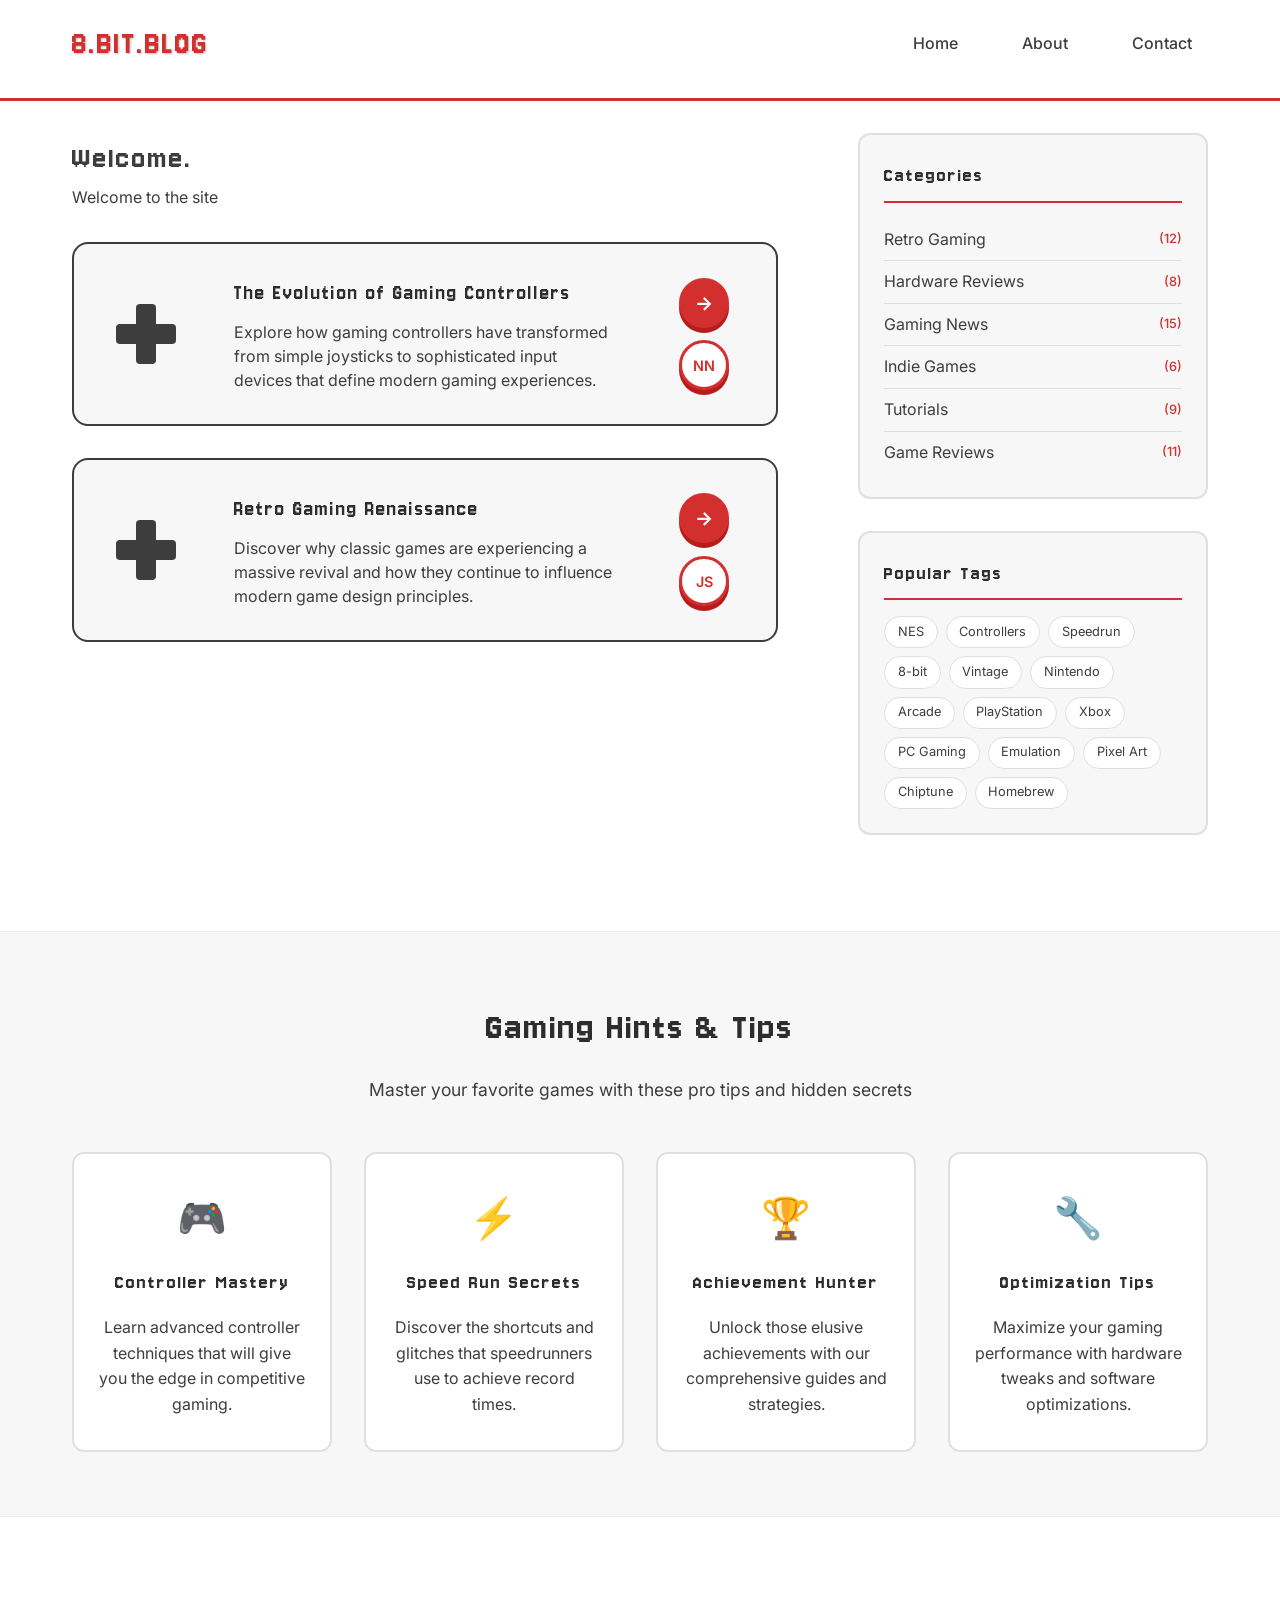
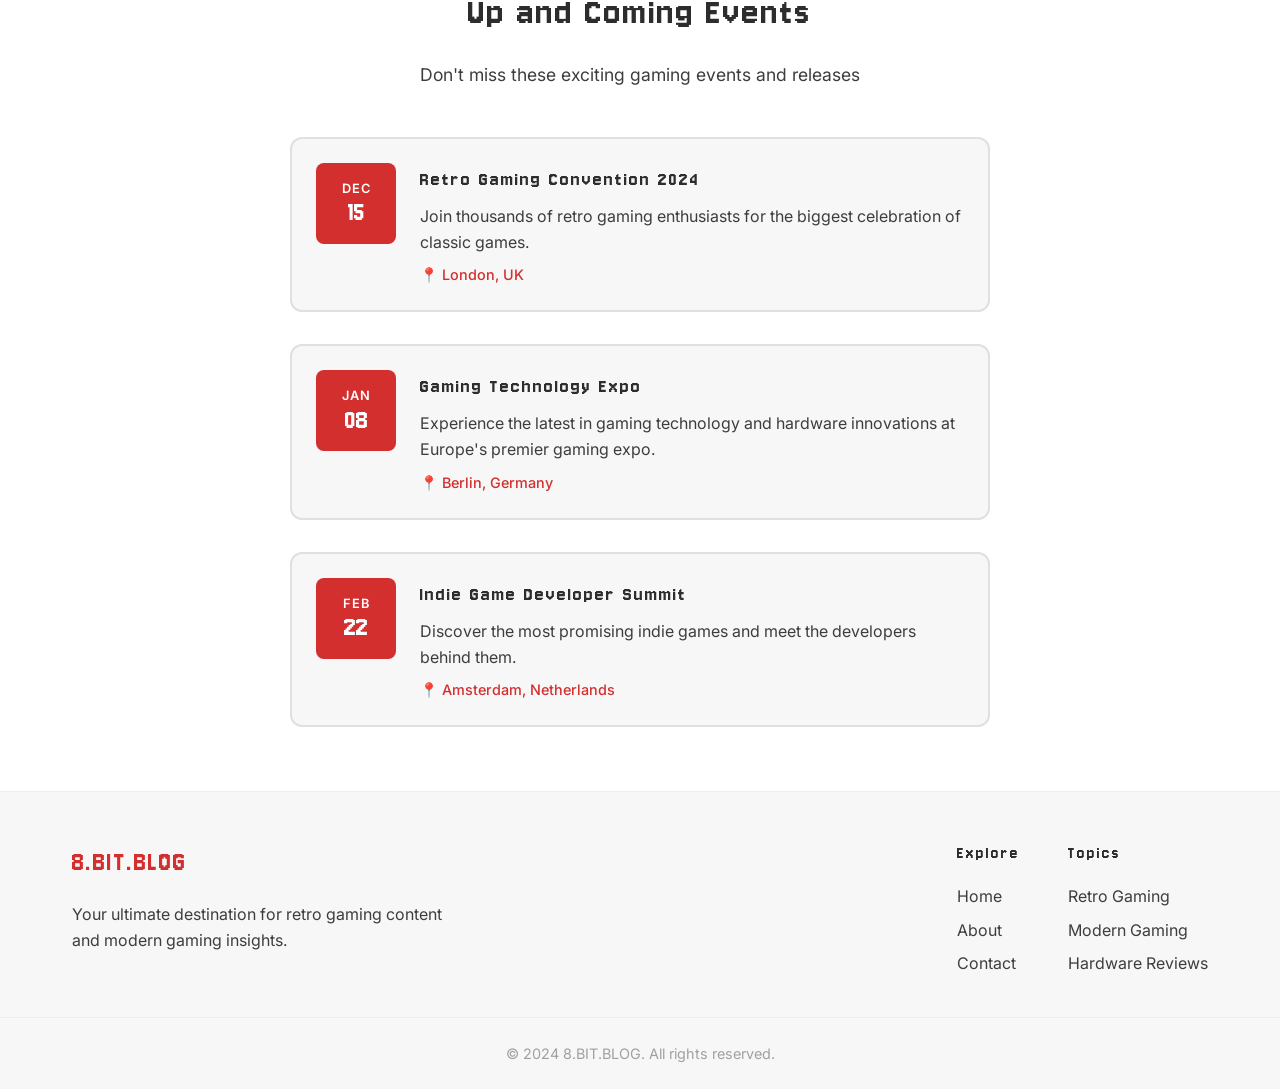
<file: index.html>
<html lang="en">
  <head>
    <meta charset="UTF-8" />
    <meta name="viewport" content="width=device-width, initial-scale=1.0" />
    <title>8.BIT.BLOG -!!!Nostalgic Gaming Experiences!</title>
    <link rel="stylesheet" href="assets/styles.css" />
  </head>
  <body>
    <nav class="navbar">
      <div class="nav-container">
        <a href="index.html" class="nav-logo">8.BIT.BLOG</a>
        <ul class="nav-links">
          <li><a href="index.html">Home</a></li>
          <li><a href="about.html">About</a></li>
          <li><a href="contact.html">Contact</a></li>
        </ul>
      </div>
    </nav>

    <div class="content">
      <div class="main-layout">
        <!-- Left Column - Blog Content -->
        <div class="blog-section">
          <h1>Welcome.</h1>
          <p>
          Welcome to the site
          </p>

          <!-- NES Gamepad Card Template -->
          <div class="gamepad-card">
            <div class="card-left">
              <div class="dpad">
                <div class="dpad-vertical"></div>
                <div class="dpad-horizontal"></div>
              </div>
            </div>

            <div class="card-content">
              <h3>The Evolution of Gaming Controllers</h3>
              <p>
                Explore how gaming controllers have transformed from simple
                joysticks to sophisticated input devices that define modern
                gaming experiences.
              </p>
            </div>

            <div class="card-right">
              <div class="action-buttons">
                <button class="action-btn read-more" title="Read More">
                  <span class="arrow">→</span>
                </button>
                <button class="action-btn author-btn" title="Author">
                  <span class="initials">NN</span>
                </button>
              </div>
            </div>
          </div>

          <!-- Second Card -->
          <div class="gamepad-card">
            <div class="card-left">
              <div class="dpad">
                <div class="dpad-vertical"></div>
                <div class="dpad-horizontal"></div>
              </div>
            </div>

            <div class="card-content">
              <h3>Retro Gaming Renaissance</h3>
              <p>
                Discover why classic games are experiencing a massive revival
                and how they continue to influence modern game design
                principles.
              </p>
            </div>

            <div class="card-right">
              <div class="action-buttons">
                <button class="action-btn read-more" title="Read More">
                  <span class="arrow">→</span>
                </button>
                <button class="action-btn author-btn" title="Author">
                  <span class="initials">JS</span>
                </button>
              </div>
            </div>
          </div>
        </div>
        <!-- End of Left Column -->

        <!-- Right Column - Tags and Categories -->
        <div class="sidebar-section">
          <!-- Categories -->
          <div class="sidebar-widget">
            <h3>Categories</h3>
            <ul class="category-list">
              <li><a href="#" class="category-item">Retro Gaming <span class="count">(12)</span></a></li>
              <li><a href="#" class="category-item">Hardware Reviews <span class="count">(8)</span></a></li>
              <li><a href="#" class="category-item">Gaming News <span class="count">(15)</span></a></li>
              <li><a href="#" class="category-item">Indie Games <span class="count">(6)</span></a></li>
              <li><a href="#" class="category-item">Tutorials <span class="count">(9)</span></a></li>
              <li><a href="#" class="category-item">Game Reviews <span class="count">(11)</span></a></li>
            </ul>
          </div>

          <!-- Tags -->
          <div class="sidebar-widget">
            <h3>Popular Tags</h3>
            <div class="tag-cloud">
              <a href="#" class="tag">NES</a>
              <a href="#" class="tag">Controllers</a>
              <a href="#" class="tag">Speedrun</a>
              <a href="#" class="tag">8-bit</a>
              <a href="#" class="tag">Vintage</a>
              <a href="#" class="tag">Nintendo</a>
              <a href="#" class="tag">Arcade</a>
              <a href="#" class="tag">PlayStation</a>
              <a href="#" class="tag">Xbox</a>
              <a href="#" class="tag">PC Gaming</a>
              <a href="#" class="tag">Emulation</a>
              <a href="#" class="tag">Pixel Art</a>
              <a href="#" class="tag">Chiptune</a>
              <a href="#" class="tag">Homebrew</a>
            </div>
          </div>

        </div>
      </div>
    </div>

    <!-- Gaming Hints Section - Full Width -->
    <div class="hints-section">
      <div class="hints-container">
        <h2>Gaming Hints & Tips</h2>
        <p class="hints-subtitle">
          Master your favorite games with these pro tips and hidden secrets
        </p>

        <div class="hints-grid">
          <div class="hint-card">
            <div class="hint-icon">🎮</div>
            <h3>Controller Mastery</h3>
            <p>
              Learn advanced controller techniques that will give you the edge
              in competitive gaming.
            </p>
          </div>

          <div class="hint-card">
            <div class="hint-icon">⚡</div>
            <h3>Speed Run Secrets</h3>
            <p>
              Discover the shortcuts and glitches that speedrunners use to
              achieve record times.
            </p>
          </div>

          <div class="hint-card">
            <div class="hint-icon">🏆</div>
            <h3>Achievement Hunter</h3>
            <p>
              Unlock those elusive achievements with our comprehensive guides
              and strategies.
            </p>
          </div>

          <div class="hint-card">
            <div class="hint-icon">🔧</div>
            <h3>Optimization Tips</h3>
            <p>
              Maximize your gaming performance with hardware tweaks and software
              optimizations.
            </p>
          </div>
        </div>
      </div>
    </div>

    <!-- Up and Coming Events Section -->
    <div class="events-section">
      <div class="events-container">
        <h2>Up and Coming Events</h2>
        <p class="events-subtitle">Don't miss these exciting gaming events and releases</p>
        
        <div class="events-timeline">
          <div class="event-item">
            <div class="event-date">
              <span class="month">DEC</span>
              <span class="day">15</span>
            </div>
            <div class="event-content">
              <h3>Retro Gaming Convention 2024</h3>
              <p>Join thousands of retro gaming enthusiasts for the biggest celebration of classic games.</p>
              <span class="event-location">📍 London, UK</span>
            </div>
          </div>
          
          <div class="event-item">
            <div class="event-date">
              <span class="month">JAN</span>
              <span class="day">08</span>
            </div>
            <div class="event-content">
              <h3>Gaming Technology Expo</h3>
              <p>Experience the latest in gaming technology and hardware innovations at Europe's premier gaming expo.</p>
              <span class="event-location">📍 Berlin, Germany</span>
            </div>
          </div>
          
          <div class="event-item">
            <div class="event-date">
              <span class="month">FEB</span>
              <span class="day">22</span>
            </div>
            <div class="event-content">
              <h3>Indie Game Developer Summit</h3>
              <p>Discover the most promising indie games and meet the developers behind them.</p>
              <span class="event-location">📍 Amsterdam, Netherlands</span>
            </div>
          </div>
        </div>
      </div>
    </div>

    <footer class="footer">
      <div class="footer-container">
        <div class="footer-brand">
          <h3>8.BIT.BLOG</h3>
          <p>
            Your ultimate destination for retro gaming content and modern gaming
            insights.
          </p>
        </div>

        <div class="footer-links">
          <div class="footer-section">
            <h4>Explore</h4>
            <ul>
              <li><a href="index.html">Home</a></li>
              <li><a href="about.html">About</a></li>
              <li><a href="contact.html">Contact</a></li>
            </ul>
          </div>

          <div class="footer-section">
            <h4>Topics</h4>
            <ul>
              <li><a href="#">Retro Gaming</a></li>
              <li><a href="#">Modern Gaming</a></li>
              <li><a href="#">Hardware Reviews</a></li>
            </ul>
          </div>
        </div>
      </div>

      <div class="footer-bottom">
        <p>&copy; 2024 8.BIT.BLOG. All rights reserved.</p>
      </div>
    </footer>
  </body>
</html>
</file>
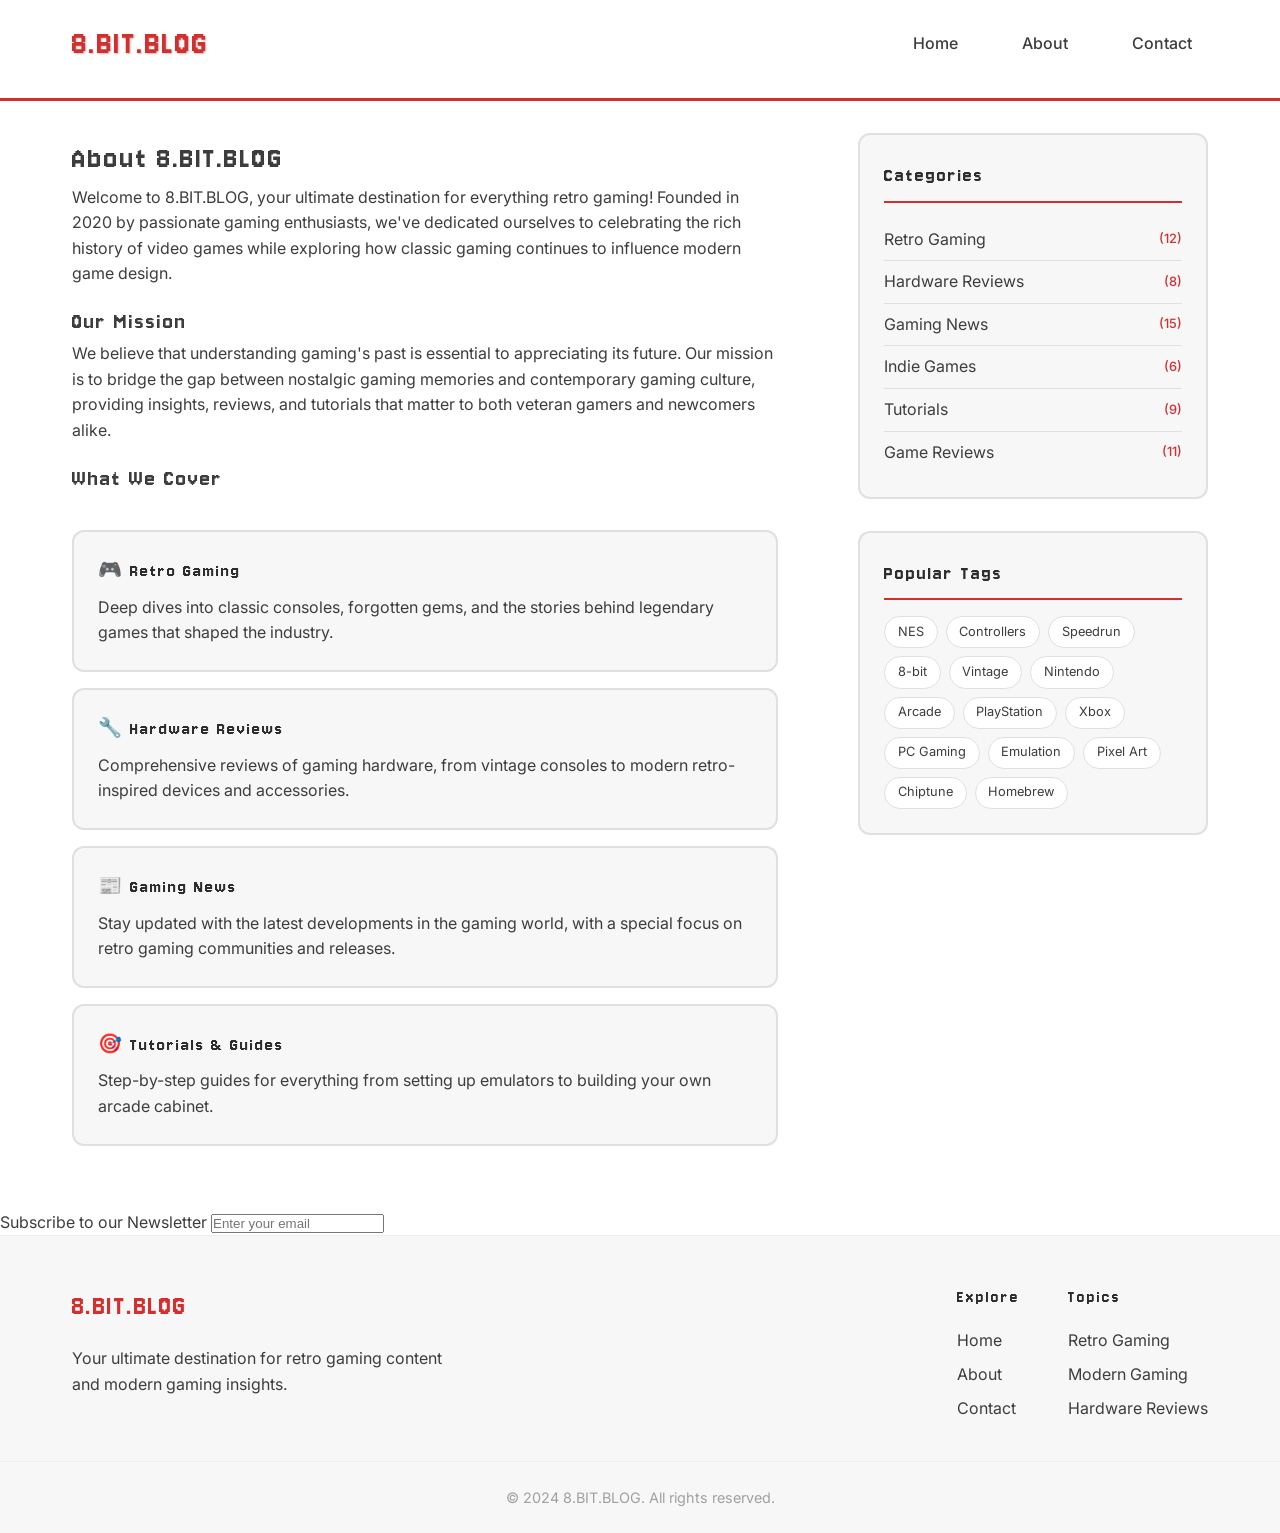
<file: about.html>
<html lang="en">
  <head>
    <meta charset="UTF-8" />
    <meta name="viewport" content="width=device-width, initial-scale=1.0" />
    <title>About - 8.BIT.BLOG</title>
    <link rel="stylesheet" href="assets/styles.css" />
  </head>
  <body>
    <nav class="navbar">
      <div class="nav-container">
        <a href="index.html" class="nav-logo">8.BIT.BLOG</a>
        <ul class="nav-links">
          <li><a href="index.html">Home</a></li>
          <li><a href="about.html">About</a></li>
          <li><a href="contact.html">Contact</a></li>
        </ul>
      </div>
    </nav>

    <div class="content">
      <div class="main-layout">
        <!-- Left Column - About Content -->
        <div class="blog-section">
          <h1>About 8.BIT.BLOG</h1>
          <p>
            Welcome to 8.BIT.BLOG, your ultimate destination for everything
            retro gaming! Founded in 2020 by passionate gaming enthusiasts,
            we've dedicated ourselves to celebrating the rich history of video
            games while exploring how classic gaming continues to influence
            modern game design.
          </p>

          <h2>Our Mission</h2>
          <p>
            We believe that understanding gaming's past is essential to
            appreciating its future. Our mission is to bridge the gap between
            nostalgic gaming memories and contemporary gaming culture, providing
            insights, reviews, and tutorials that matter to both veteran gamers
            and newcomers alike.
          </p>

          <h2>What We Cover</h2>
          <div class="about-topics">
            <div class="topic-item">
              <h3>🎮 Retro Gaming</h3>
              <p>
                Deep dives into classic consoles, forgotten gems, and the
                stories behind legendary games that shaped the industry.
              </p>
            </div>

            <div class="topic-item">
              <h3>🔧 Hardware Reviews</h3>
              <p>
                Comprehensive reviews of gaming hardware, from vintage consoles
                to modern retro-inspired devices and accessories.
              </p>
            </div>

            <div class="topic-item">
              <h3>📰 Gaming News</h3>
              <p>
                Stay updated with the latest developments in the gaming world,
                with a special focus on retro gaming communities and releases.
              </p>
            </div>

            <div class="topic-item">
              <h3>🎯 Tutorials & Guides</h3>
              <p>
                Step-by-step guides for everything from setting up emulators to
                building your own arcade cabinet.
              </p>
            </div>
          </div>
        </div>

        <!-- Right Column - Sidebar -->
        <div class="sidebar-section">
          <!-- Categories -->
          <div class="sidebar-widget">
            <h3>Categories</h3>
            <ul class="category-list">
              <li>
                <a href="#" class="category-item"
                  >Retro Gaming <span class="count">(12)</span></a
                >
              </li>
              <li>
                <a href="#" class="category-item"
                  >Hardware Reviews <span class="count">(8)</span></a
                >
              </li>
              <li>
                <a href="#" class="category-item"
                  >Gaming News <span class="count">(15)</span></a
                >
              </li>
              <li>
                <a href="#" class="category-item"
                  >Indie Games <span class="count">(6)</span></a
                >
              </li>
              <li>
                <a href="#" class="category-item"
                  >Tutorials <span class="count">(9)</span></a
                >
              </li>
              <li>
                <a href="#" class="category-item"
                  >Game Reviews <span class="count">(11)</span></a
                >
              </li>
            </ul>
          </div>

          <!-- Tags -->
          <div class="sidebar-widget">
            <h3>Popular Tags</h3>
            <div class="tag-cloud">
              <a href="#" class="tag">NES</a>
              <a href="#" class="tag">Controllers</a>
              <a href="#" class="tag">Speedrun</a>
              <a href="#" class="tag">8-bit</a>
              <a href="#" class="tag">Vintage</a>
              <a href="#" class="tag">Nintendo</a>
              <a href="#" class="tag">Arcade</a>
              <a href="#" class="tag">PlayStation</a>
              <a href="#" class="tag">Xbox</a>
              <a href="#" class="tag">PC Gaming</a>
              <a href="#" class="tag">Emulation</a>
              <a href="#" class="tag">Pixel Art</a>
              <a href="#" class="tag">Chiptune</a>
              <a href="#" class="tag">Homebrew</a>
            </div>
          </div>
        </div>
      </div>
    </div>

    <section class="newsletter">
      <form action="">
        <label for="email">Subscribe to our Newsletter</label>
        <input type="email" id="email" name="email" placeholder="Enter your email" required>
      </form>
    </section>

    <footer class="footer">
      <div class="footer-container">
        <div class="footer-brand">
          <h3>8.BIT.BLOG</h3>
          <p>
            Your ultimate destination for retro gaming content and modern gaming
            insights.
          </p>
        </div>

        <div class="footer-links">
          <div class="footer-section">
            <h4>Explore</h4>
            <ul>
              <li><a href="index.html">Home</a></li>
              <li><a href="about.html">About</a></li>
              <li><a href="contact.html">Contact</a></li>
            </ul>
          </div>

          <div class="footer-section">
            <h4>Topics</h4>
            <ul>
              <li><a href="#">Retro Gaming</a></li>
              <li><a href="#">Modern Gaming</a></li>
              <li><a href="#">Hardware Reviews</a></li>
            </ul>
          </div>
        </div>
      </div>

      <div class="footer-bottom">
        <p>&copy; 2024 8.BIT.BLOG. All rights reserved.</p>
      </div>
    </footer>
  </body>
</html>
</file>
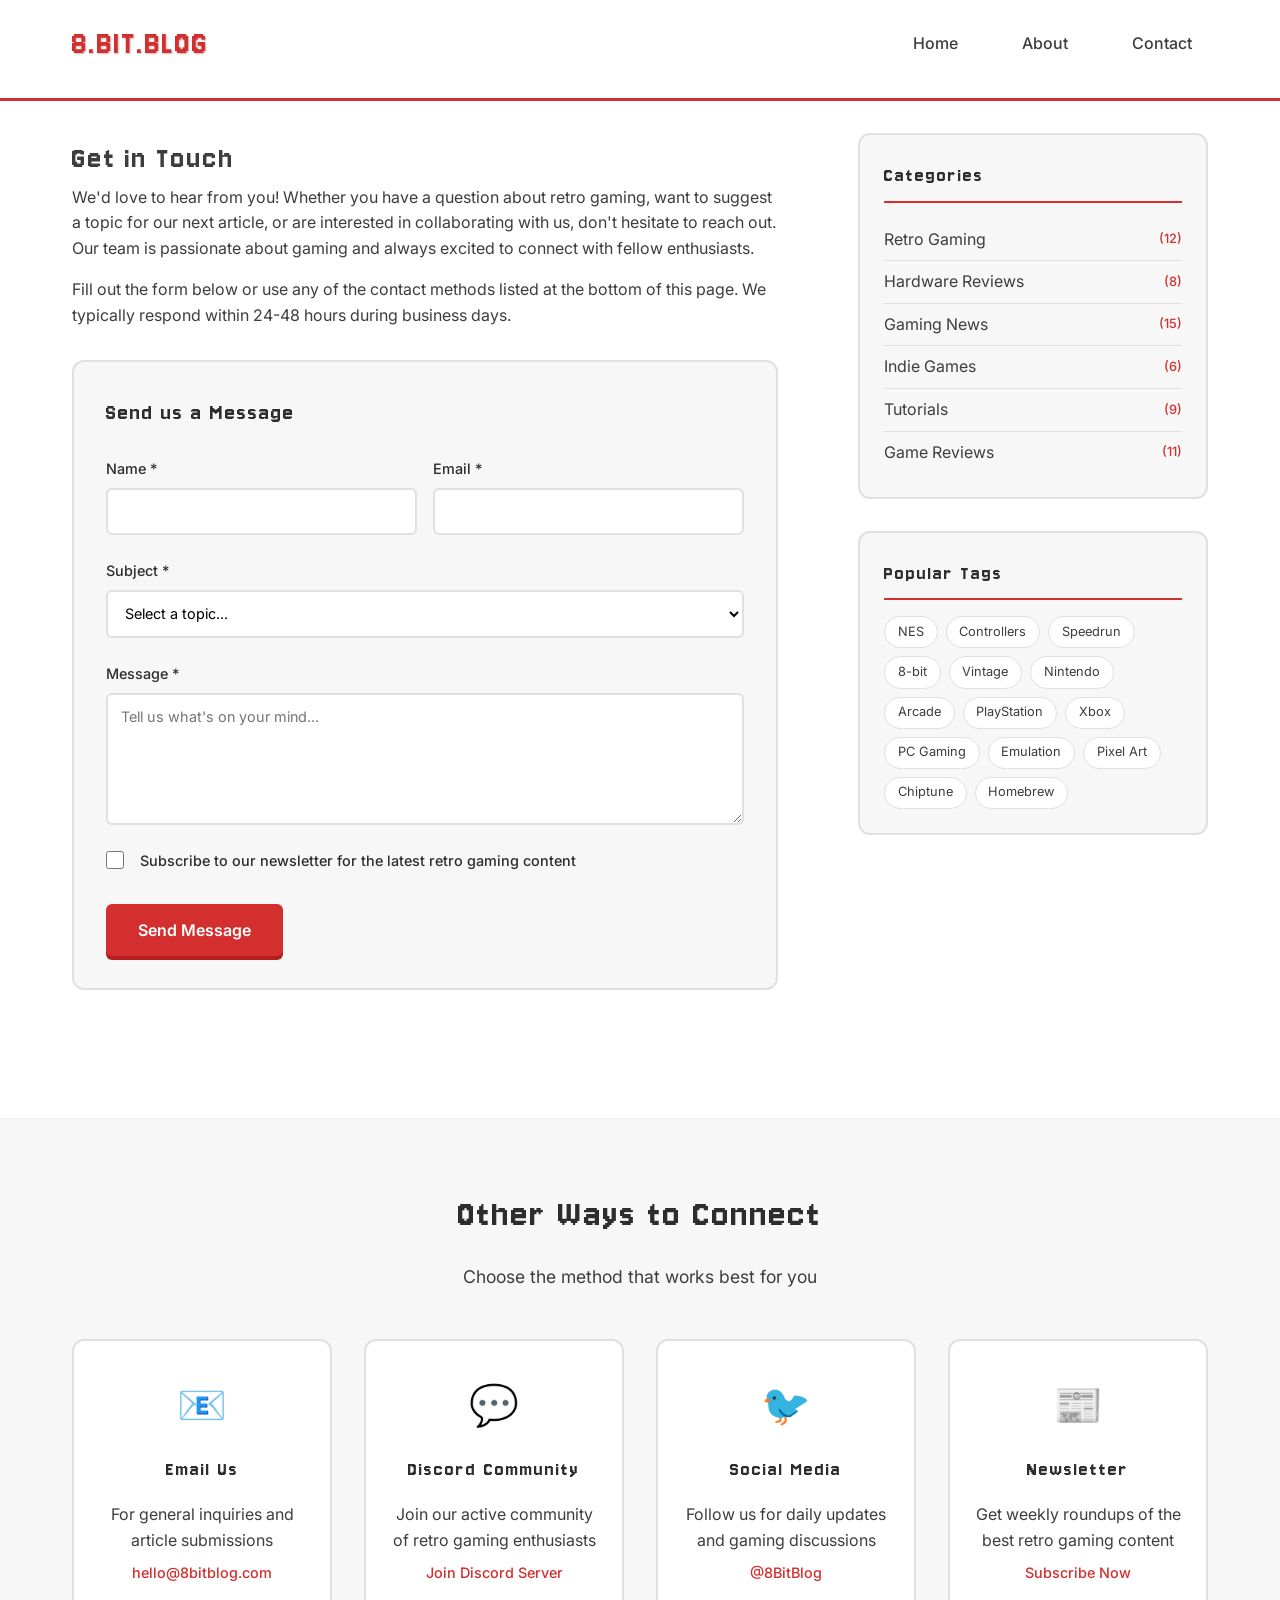
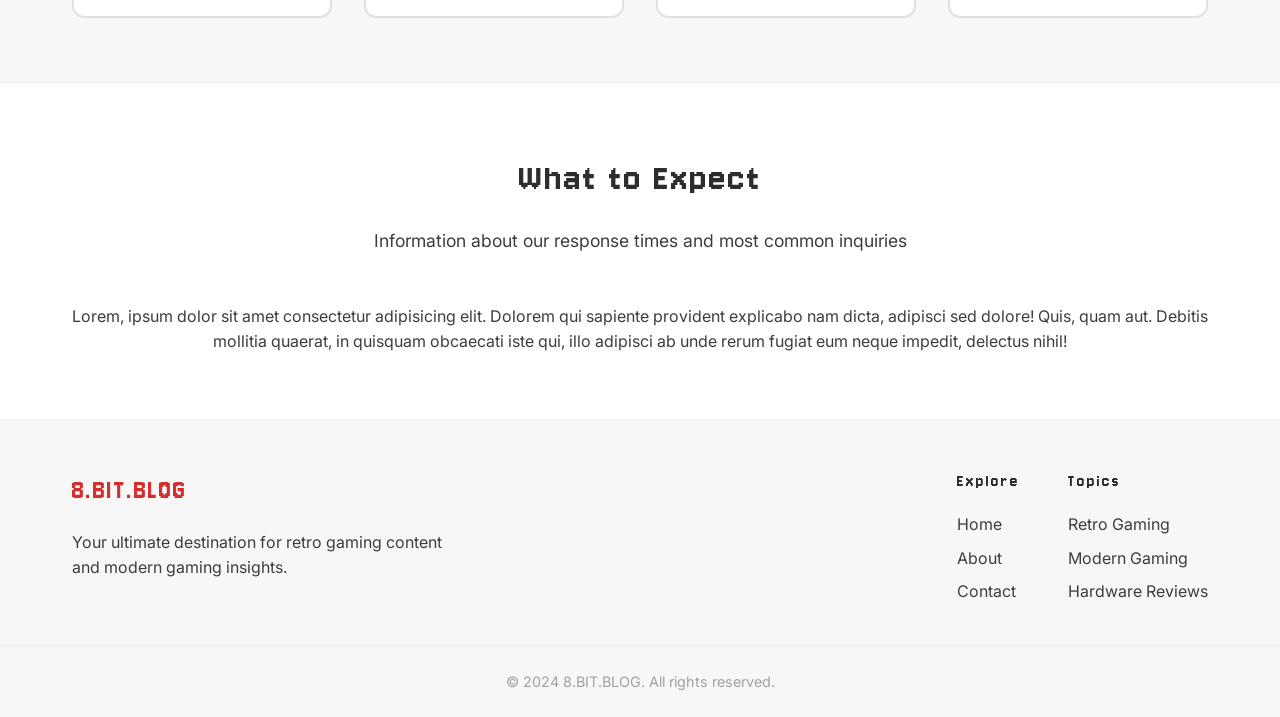
<file: contact.html>
<html lang="en">
  <head>
    <meta charset="UTF-8" />
    <meta name="viewport" content="width=device-width, initial-scale=1.0" />
    <title>Contact - 8.BIT.BLOG</title>
    <link rel="stylesheet" href="assets/styles.css" />
  </head>
  <body>
    <nav class="navbar">
      <div class="nav-container">
        <a href="index.html" class="nav-logo">8.BIT.BLOG</a>
        <ul class="nav-links">
          <li><a href="index.html">Home</a></li>
          <li><a href="about.html">About</a></li>
          <li><a href="contact.html">Contact</a></li>
        </ul>
      </div>
    </nav>

    <div class="content">
      <div class="main-layout">
        <!-- Left Column - Contact Content -->
        <div class="blog-section">
          <h1>Get in Touch</h1>
          <p>
            We'd love to hear from you! Whether you have a question about retro
            gaming, want to suggest a topic for our next article, or are
            interested in collaborating with us, don't hesitate to reach out.
            Our team is passionate about gaming and always excited to connect
            with fellow enthusiasts.
          </p>
          <p>
            Fill out the form below or use any of the contact methods listed at
            the bottom of this page. We typically respond within 24-48 hours
            during business days.
          </p>

          <!-- Contact Form Section -->
          <div class="contact-form-section">
            <h2>Send us a Message</h2>
            <form class="contact-form" action="#" method="POST">
              <div class="form-row">
                <div class="form-group">
                  <label for="name">Name *</label>
                  <input type="text" id="name" name="name" required />
                </div>
                <div class="form-group">
                  <label for="email">Email *</label>
                  <input type="email" id="email" name="email" required />
                </div>
              </div>

              <div class="form-group">
                <label for="subject">Subject *</label>
                <select id="subject" name="subject" required>
                  <option value="">Select a topic...</option>
                  <option value="general">General Inquiry</option>
                  <option value="article-suggestion">Article Suggestion</option>
                  <option value="collaboration">Collaboration</option>
                  <option value="hardware-review">
                    Hardware Review Request
                  </option>
                  <option value="technical-support">Technical Support</option>
                  <option value="feedback">Website Feedback</option>
                </select>
              </div>

              <div class="form-group">
                <label for="message">Message *</label>
                <textarea
                  id="message"
                  name="message"
                  rows="6"
                  placeholder="Tell us what's on your mind..."
                  required
                ></textarea>
              </div>

              <div class="form-group checkbox-group">
                <label class="checkbox-label">
                  <input type="checkbox" id="newsletter" name="newsletter" />
                  <span class="checkmark"></span>
                  Subscribe to our newsletter for the latest retro gaming
                  content
                </label>
              </div>

              <button type="submit" class="contact-submit-btn">
                Send Message
              </button>
            </form>
          </div>
        </div>

        <!-- Right Column - Sidebar -->
        <div class="sidebar-section">
          <!-- Categories -->
          <div class="sidebar-widget">
            <h3>Categories</h3>
            <ul class="category-list">
              <li>
                <a href="#" class="category-item"
                  >Retro Gaming <span class="count">(12)</span></a
                >
              </li>
              <li>
                <a href="#" class="category-item"
                  >Hardware Reviews <span class="count">(8)</span></a
                >
              </li>
              <li>
                <a href="#" class="category-item"
                  >Gaming News <span class="count">(15)</span></a
                >
              </li>
              <li>
                <a href="#" class="category-item"
                  >Indie Games <span class="count">(6)</span></a
                >
              </li>
              <li>
                <a href="#" class="category-item"
                  >Tutorials <span class="count">(9)</span></a
                >
              </li>
              <li>
                <a href="#" class="category-item"
                  >Game Reviews <span class="count">(11)</span></a
                >
              </li>
            </ul>
          </div>

          <!-- Tags -->
          <div class="sidebar-widget">
            <h3>Popular Tags</h3>
            <div class="tag-cloud">
              <a href="#" class="tag">NES</a>
              <a href="#" class="tag">Controllers</a>
              <a href="#" class="tag">Speedrun</a>
              <a href="#" class="tag">8-bit</a>
              <a href="#" class="tag">Vintage</a>
              <a href="#" class="tag">Nintendo</a>
              <a href="#" class="tag">Arcade</a>
              <a href="#" class="tag">PlayStation</a>
              <a href="#" class="tag">Xbox</a>
              <a href="#" class="tag">PC Gaming</a>
              <a href="#" class="tag">Emulation</a>
              <a href="#" class="tag">Pixel Art</a>
              <a href="#" class="tag">Chiptune</a>
              <a href="#" class="tag">Homebrew</a>
            </div>
          </div>
        </div>
      </div>
    </div>

    <!-- Contact Details Section - Full Width -->
    <div class="hints-section">
      <div class="hints-container">
        <h2>Other Ways to Connect</h2>
        <p class="hints-subtitle">Choose the method that works best for you</p>

        <div class="hints-grid">
          <div class="hint-card">
            <div class="hint-icon">📧</div>
            <h3>Email Us</h3>
            <p>For general inquiries and article submissions</p>
            <a href="mailto:hello@8bitblog.com" class="contact-link"
              >hello@8bitblog.com</a
            >
          </div>

          <div class="hint-card">
            <div class="hint-icon">💬</div>
            <h3>Discord Community</h3>
            <p>Join our active community of retro gaming enthusiasts</p>
            <a href="#" class="contact-link">Join Discord Server</a>
          </div>

          <div class="hint-card">
            <div class="hint-icon">🐦</div>
            <h3>Social Media</h3>
            <p>Follow us for daily updates and gaming discussions</p>
            <a href="#" class="contact-link">@8BitBlog</a>
          </div>

          <div class="hint-card">
            <div class="hint-icon">📰</div>
            <h3>Newsletter</h3>
            <p>Get weekly roundups of the best retro gaming content</p>
            <a href="#" class="contact-link">Subscribe Now</a>
          </div>
        </div>
      </div>
    </div>

    <!-- Response Times & FAQ Section -->
    <div class="events-section">
      <div class="events-container">
        <h2>What to Expect</h2>
        <p class="events-subtitle">
          Information about our response times and most common inquiries
        </p>
        <p>
          Lorem, ipsum dolor sit amet consectetur adipisicing elit. Dolorem qui
          sapiente provident explicabo nam dicta, adipisci sed dolore! Quis,
          quam aut. Debitis mollitia quaerat, in quisquam obcaecati iste qui,
          illo adipisci ab unde rerum fugiat eum neque impedit, delectus nihil!
        </p>
      </div>
    </div>

    <footer class="footer">
      <div class="footer-container">
        <div class="footer-brand">
          <h3>8.BIT.BLOG</h3>
          <p>
            Your ultimate destination for retro gaming content and modern gaming
            insights.
          </p>
        </div>

        <div class="footer-links">
          <div class="footer-section">
            <h4>Explore</h4>
            <ul>
              <li><a href="index.html">Home</a></li>
              <li><a href="about.html">About</a></li>
              <li><a href="contact.html">Contact</a></li>
            </ul>
          </div>

          <div class="footer-section">
            <h4>Topics</h4>
            <ul>
              <li><a href="#">Retro Gaming</a></li>
              <li><a href="#">Modern Gaming</a></li>
              <li><a href="#">Hardware Reviews</a></li>
            </ul>
          </div>
        </div>
      </div>

      <div class="footer-bottom">
        <p>&copy; 2024 8.BIT.BLOG. All rights reserved.</p>
      </div>
    </footer>
  </body>
</html>
</file>
<file: assets/styles.css>
/* Import fonts from Google Fonts */
@import url("https://fonts.googleapis.com/css2?family=Jersey+10&family=Inter:wght@300;400;500;600&display=swap");

/* Retro Gaming Color Scheme - Inspired by classic NES gamepad */
:root {
  --retro-dark: #2d2d2d;
  --retro-grey: #3d3d3d;
  --retro-light: #f7f7f7;
  --retro-red: #d32f2f;
  --retro-white: #ffffff;
  --retro-shadow: rgba(42, 42, 42, 0.3);
  --retro-letter-spacing: 2px;
}

/* Global styles */
* {
  margin: 0;
  padding: 0;
  box-sizing: border-box;
}
body {
  font-family: "Inter", sans-serif;
  background: var(--retro-white);
  min-height: 100vh;
  color: var(--retro-grey);
  line-height: 1.6;
}
/* Headings */
h1,
h2,
h3,
h4,
h5,
h6 {
  font-weight: normal;
  font-family: "Jersey 10", cursive;
  letter-spacing: var(--retro-letter-spacing);
}

/* Navbar styling */
.navbar {
  background: var(--retro-white);
  border-bottom: 3px solid var(--retro-red);
  padding-bottom: 10px;
}

.nav-container {
  max-width: 1200px;
  margin: 0 auto;
  display: flex;
  justify-content: space-between;
  align-items: center;
  padding: 1rem 2rem;
}

.nav-logo {
  font-size: 2.2rem;
  color: var(--retro-red);
  text-decoration: none;
  text-shadow: 1px 1px 2px var(--retro-shadow);
  font-weight: normal;
  font-family: "Jersey 10", cursive;
  letter-spacing: var(--retro-letter-spacing);
}

.nav-links {
  display: flex;
  list-style: none;
  gap: 2rem;
}

.nav-links a {
  color: var(--retro-grey);
  text-decoration: none;
  font-family: "Inter", sans-serif;
  font-weight: 500;
  padding: 0.5rem 1rem;
  transition: all 0.1s ease;
}

.nav-links a:hover {
  color: var(--retro-red);
}

/* Main title styling */
.main-title {
  text-align: center;
  padding: 3rem 2rem;
  background: rgba(255, 255, 255, 0.1);
  margin: 2rem auto;
  max-width: 800px;
  border-radius: 12px;
  border: 3px solid var(--retro-dark);
  box-shadow: 0 8px 16px var(--retro-shadow);
}

.main-title h1 {
  font-size: 3.5rem;
  color: var(--retro-white);
  text-shadow: 3px 3px 0px var(--retro-red);
  margin-bottom: 1rem;
  font-family: "Jersey 10", cursive;
  letter-spacing: 2px;
}

.main-title .subtitle {
  font-size: 1.2rem;
  color: var(--retro-light);
  font-weight: 500;
  text-transform: uppercase;
  letter-spacing: 1px;
}

/* Content area styling */
.content {
  max-width: 1200px;
  margin: 0 auto;
  padding: 2rem;
}

.content p {
  font-family: "Inter", sans-serif;
  font-weight: 400;
  margin-bottom: 1rem;
}

/* Main Layout - Two Column */
.main-layout {
  display: grid;
  grid-template-columns: 1fr 350px;
  gap: 5rem;
  align-items: start;
}

.blog-section {
  min-width: 0; /* Prevents grid overflow */
}

/* Sidebar Section */
.sidebar-section {
  display: flex;
  flex-direction: column;
  gap: 2rem;
}

.sidebar-widget {
  background: var(--retro-light);
  border: 2px solid #e0e0e0;
  border-radius: 12px;
  padding: 1.5rem;
}

.sidebar-widget h3 {
  color: var(--retro-dark);
  margin-bottom: 1rem;
  font-size: 1.3rem;
  border-bottom: 2px solid var(--retro-red);
  padding-bottom: 0.5rem;
}

/* Categories */
.category-list {
  list-style: none;
  padding: 0;
  margin: 0;
}

.category-list li {
  border-bottom: 1px solid #e0e0e0;
  padding: 0.5rem 0;
}

.category-list li:last-child {
  border-bottom: none;
}

.category-item {
  font-family: "Inter", sans-serif;
  color: var(--retro-grey);
  text-decoration: none;
  display: flex;
  justify-content: space-between;
  align-items: center;
  transition: color 0.2s ease;
}

.category-item:hover {
  color: var(--retro-red);
}

.count {
  font-size: 0.8rem;
  color: var(--retro-red);
  font-weight: 500;
}

/* Tag Cloud */
.tag-cloud {
  display: flex;
  flex-wrap: wrap;
  gap: 0.5rem;
}

.tag {
  font-family: "Inter", sans-serif;
  background: var(--retro-white);
  color: var(--retro-grey);
  padding: 0.3rem 0.8rem;
  border-radius: 20px;
  text-decoration: none;
  font-size: 0.8rem;
  border: 1px solid #e0e0e0;
  transition: all 0.2s ease;
}

.tag:hover {
  background: var(--retro-red);
  color: var(--retro-white);
  border-color: var(--retro-red);
}

/* About Page Specific Styles */
.about-topics {
  margin: 2rem 0;
}

.topic-item {
  background: var(--retro-light);
  border: 2px solid #e0e0e0;
  border-radius: 12px;
  padding: 1.5rem;
  margin-bottom: 1rem;
  transition: all 0.3s ease;
}

.topic-item:hover {
  border-color: var(--retro-red);
  transform: translateY(-2px);
  box-shadow: 0 4px 12px rgba(0, 0, 0, 0.1);
}

.topic-item h3 {
  color: var(--retro-dark);
  margin-bottom: 0.5rem;
  font-size: 1.2rem;
}

.topic-item p {
  font-family: "Inter", sans-serif;
  color: var(--retro-grey);
  line-height: 1.6;
  margin: 0;
}

/* Contact Form Styles */
.contact-form-section {
  margin: 2rem 0;
  background: var(--retro-light);
  border: 2px solid #e0e0e0;
  border-radius: 12px;
  padding: 2rem;
}

.contact-form-section h2 {
  margin-bottom: 1.5rem;
  color: var(--retro-dark);
}

.contact-form {
  display: flex;
  flex-direction: column;
  gap: 1.5rem;
}

.form-row {
  display: grid;
  grid-template-columns: 1fr 1fr;
  gap: 1rem;
}

.form-group {
  display: flex;
  flex-direction: column;
}

.form-group label {
  font-family: "Inter", sans-serif;
  color: var(--retro-dark);
  font-weight: 500;
  margin-bottom: 0.5rem;
  font-size: 0.9rem;
}

.form-group input,
.form-group select,
.form-group textarea {
  font-family: "Inter", sans-serif;
  padding: 0.8rem;
  border: 2px solid #e0e0e0;
  border-radius: 6px;
  font-size: 0.9rem;
  transition: border-color 0.2s ease;
  background: var(--retro-white);
}

.t3rees {
  size: 32px;
}

.form-group input:focus,
.form-group select:focus,
.form-group textarea:focus {
  outline: none;
  border-color: var(--retro-red);
}

.form-group textarea {
  resize: vertical;
  min-height: 120px;
}

.checkbox-group {
  flex-direction: row;
  align-items: center;
  gap: 0.5rem;
}

.checkbox-label {
  display: flex;
  align-items: center;
  gap: 0.5rem;
  cursor: pointer;
  font-size: 0.9rem;
}

.checkbox-label input[type="checkbox"] {
  width: 18px;
  height: 18px;
  margin: 0;
}

.contact-submit-btn {
  background: var(--retro-red);
  color: var(--retro-white);
  padding: 1rem 2rem;
  border: none;
  border-radius: 6px;
  font-family: "Inter", sans-serif;
  font-weight: 600;
  font-size: 1rem;
  cursor: pointer;
  transition: all 0.2s ease;
  align-self: flex-start;
  box-shadow: 0 4px 0 #b71c1c;
}

.contact-submit-btn:hover {
  transform: translateY(-2px);
  box-shadow: 0 6px 0 #b71c1c;
}

.contact-submit-btn:active {
  transform: translateY(2px);
  box-shadow: 0 2px 0 #b71c1c;
}

.contact-link {
  color: var(--retro-red);
  text-decoration: none;
  font-weight: 500;
  font-family: "Inter", sans-serif;
  font-size: 0.9rem;
  margin-top: 0.5rem;
  display: inline-block;
}

.contact-link:hover {
  text-decoration: underline;
}

/* NES Gamepad Card Styling */
.gamepad-card {
  display: flex;
  align-items: center;
  background: var(--retro-light);
  border: 2px solid var(--retro-grey);
  border-radius: 16px;
  padding: 2rem;
  margin: 2rem 0;
  gap: 2rem;
  max-width: 800px;
}

/* Left side - D-Pad */
.card-left {
  flex: 0 0 80px;
  display: flex;
  justify-content: center;
  align-items: center;
}

.dpad {
  position: relative;
  width: 60px;
  height: 60px;
}

.dpad-horizontal,
.dpad-vertical {
  background: var(--retro-grey);
  position: absolute;
  border-radius: 4px;
}

.dpad-horizontal {
  width: 60px;
  height: 20px;
  top: 50%;
  left: 0;
  transform: translateY(-50%);
}

.dpad-vertical {
  width: 20px;
  height: 60px;
  left: 50%;
  top: 0;
  transform: translateX(-50%);
}

/* Center content */
.card-content {
  flex: 1;
  padding: 0 1rem;
}

.card-content h3 {
  color: var(--retro-dark);
  margin-bottom: 0.5rem;
  font-size: 1.4rem;
}

.card-content p {
  color: var(--retro-grey);
  margin: 0;
  line-height: 1.5;
}

/* Right side - Action buttons */
.card-right {
  flex: 0 0 80px;
  display: flex;
  justify-content: center;
  align-items: center;
}

.action-buttons {
  display: flex;
  flex-direction: column;
  gap: 0.8rem;
}

.action-btn {
  width: 50px;
  height: 50px;
  border-radius: 50%;
  border: 3px solid var(--retro-red);
  background: var(--retro-red);
  color: var(--retro-white);
  font-family: "Inter", sans-serif;
  font-weight: 600;
  cursor: pointer;
  transition: all 0.2s ease;
  display: flex;
  align-items: center;
  justify-content: center;
  box-shadow: 0 5px 0 #b71c1c;
}

.action-btn:active {
  transform: translateY(3px);
  box-shadow: 0 2px 0 #b71c1c;
}

.action-btn .arrow {
  font-size: 1.2rem;
  font-weight: bold;
}

.action-btn .initials {
  font-size: 0.9rem;
  font-weight: 600;
}

/* Author button styling */
.author-btn {
  background: var(--retro-white);
  color: var(--retro-red);
  border: 3px solid var(--retro-red);
  box-shadow: 0 5px 0 #b71c1c;
}

.author-btn:hover {
  background: var(--retro-red);
  color: var(--retro-white);
}

/* Gaming Hints Section */
.hints-section {
  background: var(--retro-light);
  border-top: 1px solid #eee;
  border-bottom: 1px solid #eee;
  margin-top: 4rem;
  padding: 4rem 0;
}

.hints-container {
  max-width: 1200px;
  margin: 0 auto;
  padding: 0 2rem;
  text-align: center;
}

.hints-section h2 {
  color: var(--retro-dark);
  font-size: 2.5rem;
  margin-bottom: 1rem;
}

.hints-subtitle {
  font-family: "Inter", sans-serif;
  color: var(--retro-grey);
  font-size: 1.1rem;
  margin-bottom: 3rem;
  max-width: 600px;
  margin-left: auto;
  margin-right: auto;
}

.hints-grid {
  display: grid;
  grid-template-columns: repeat(auto-fit, minmax(250px, 1fr));
  gap: 2rem;
  margin-top: 3rem;
}

.hint-card {
  background: var(--retro-white);
  border: 2px solid #e0e0e0;
  border-radius: 12px;
  padding: 2rem 1.5rem;
  text-align: center;
  transition: all 0.3s ease;
  cursor: pointer;
}

.hint-card:hover {
  border-color: var(--retro-red);
  transform: translateY(-4px);
  box-shadow: 0 8px 24px rgba(0, 0, 0, 0.1);
}

.hint-icon {
  font-size: 2.5rem;
  margin-bottom: 1rem;
  display: block;
}

.hint-card h3 {
  color: var(--retro-dark);
  margin-bottom: 1rem;
  font-size: 1.3rem;
}

.hint-card p {
  font-family: "Inter", sans-serif;
  color: var(--retro-grey);
  line-height: 1.6;
  margin: 0;
}

/* Events Section */
.events-section {
  background: var(--retro-white);
  padding: 4rem 0;
}

.events-container {
  max-width: 1200px;
  margin: 0 auto;
  padding: 0 2rem;
  text-align: center;
}

.events-section h2 {
  color: var(--retro-dark);
  font-size: 2.5rem;
  margin-bottom: 1rem;
}

.events-subtitle {
  font-family: "Inter", sans-serif;
  color: var(--retro-grey);
  font-size: 1.1rem;
  margin-bottom: 3rem;
  max-width: 600px;
  margin-left: auto;
  margin-right: auto;
}

.events-timeline {
  display: flex;
  flex-direction: column;
  gap: 2rem;
  max-width: 700px;
  margin: 0 auto;
  text-align: left;
}
.event-item {
  display: flex;
  gap: 1.5rem;
  align-items: flex-start;
  padding: 1.5rem;
  background: var(--retro-light);
  border-radius: 12px;
  border: 2px solid #e0e0e0;
  transition: all 0.3s ease;
}

.event-item:hover {
  border-color: var(--retro-red);
  transform: translateY(-2px);
  box-shadow: 0 8px 24px rgba(0, 0, 0, 0.1);
}

.event-item {
  display: flex;
  gap: 1.5rem;
  align-items: flex-start;
  padding: 1.5rem;
  background: var(--retro-light);
  border-radius: 12px;
  border: 2px solid #e0e0e0;
  transition: all 0.3s ease;
}

.event-item:hover {
  border-color: var(--retro-red);
  transform: translateY(-2px);
  box-shadow: 0 8px 24px rgba(0, 0, 0, 0.1);
}

.event-date {
  flex: 0 0 80px;
  text-align: center;
  background: var(--retro-red);
  color: var(--retro-white);
  border-radius: 8px;
  padding: 1rem 0.5rem;
  display: flex;
  flex-direction: column;
  justify-content: center;
}

.event-date .month {
  font-family: "Inter", sans-serif;
  font-size: 0.8rem;
  font-weight: 600;
  text-transform: uppercase;
  letter-spacing: 1px;
}

.event-date .day {
  font-family: "Jersey 10", cursive;
  font-size: 1.8rem;
  font-weight: normal;
  line-height: 1;
}

.event-content {
  flex: 1;
}

.event-content h3 {
  color: var(--retro-dark);
  margin-bottom: 0.5rem;
  font-size: 1.3rem;
}

.event-content p {
  font-family: "Inter", sans-serif;
  color: var(--retro-grey);
  line-height: 1.6;
  margin-bottom: 0.5rem;
}

.event-location {
  font-family: "Inter", sans-serif;
  color: var(--retro-red);
  font-size: 0.9rem;
  font-weight: 500;
}

/* Footer Styling */
.footer {
  border-top: 1px solid #eee;
  background: var(--retro-light);
  color: var(--retro-dark);
  margin-top: 0;
}

.footer-container {
  max-width: 1200px;
  margin: 0 auto;
  padding: 3rem 2rem 2rem;
  display: grid;
  grid-template-columns: 1fr 1fr;
  gap: 3rem;
  align-items: start;
}

.footer-brand h3 {
  color: var(--retro-red);
  margin-bottom: 1rem;
  font-size: 1.8rem;
}

.footer-brand p {
  font-family: "Inter", sans-serif;
  color: var(--retro-grey);
  line-height: 1.6;
  max-width: 400px;
}

.footer-links {
  display: flex;
  gap: 3rem;
  justify-content: flex-end;
}

.footer-section h4 {
  color: var(--retro-dark);
  margin-bottom: 1rem;
  font-size: 1.1rem;
}

.footer-section ul {
  list-style: none;
  padding: 0;
}

.footer-section li {
  margin-bottom: 0.5rem;
}

.footer-section a {
  color: var(--retro-grey);
  text-decoration: none;
  font-family: "Inter", sans-serif;
  font-weight: 400;
  transition: color 0.2s ease;
}

.footer-section a:hover {
  color: var(--retro-red);
}

.footer-bottom {
  border-top: 1px solid #eee;
  padding: 1.5rem 2rem;
  text-align: center;
}

.footer-bottom p {
  font-family: "Inter", sans-serif;
  color: #a0a0a0;
  margin: 0;
  font-size: 0.9rem;
}

/* Responsive design */
@media (max-width: 768px) {
  .nav-container {
    flex-direction: column;
    gap: 1rem;
  }

  .nav-links {
    gap: 1rem;
  }

  .main-title h1 {
    font-size: 2.5rem;
  }

  .navbar {
    padding: 1rem;
  }

  /* Responsive main layout */
  .main-layout {
    grid-template-columns: 1fr;
    gap: 2rem;
  }

  .sidebar-section {
    order: -1; /* Move sidebar above blog content on mobile */
  }

  .sidebar-widget {
    padding: 1rem;
  }

  .tag-cloud {
    gap: 0.3rem;
  }

  .tag {
    font-size: 0.75rem;
    padding: 0.25rem 0.6rem;
  }

  /* Responsive contact form */
  .contact-form-section {
    padding: 1.5rem;
  }

  .form-row {
    grid-template-columns: 1fr;
    gap: 0;
  }

  /* Responsive gamepad card */
  .gamepad-card {
    flex-direction: column;
    text-align: center;
    padding: 1.5rem;
    gap: 1.5rem;
  }

  .card-left,
  .card-right {
    flex: none;
  }

  .action-buttons {
    flex-direction: row;
    justify-content: center;
    gap: 1rem;
  }

  .dpad {
    width: 50px;
    height: 50px;
  }

  .dpad-horizontal {
    width: 50px;
    height: 16px;
  }

  .dpad-vertical {
    width: 16px;
    height: 50px;
  }

  /* Responsive hints section */
  .hints-section {
    padding: 3rem 0;
  }

  .hints-container {
    padding: 0 1rem;
  }

  .hints-section h2 {
    font-size: 2rem;
  }

  .hints-grid {
    grid-template-columns: 1fr;
    gap: 1.5rem;
  }

  .hint-card {
    padding: 1.5rem;
  }

  /* Responsive events section */
  .events-section {
    padding: 3rem 0;
  }

  .events-container {
    padding: 0 1rem;
  }

  .events-section h2 {
    font-size: 2rem;
  }

  .events-timeline {
    max-width: 100%;
  }

  .event-item {
    padding: 1.2rem;
    gap: 1rem;
  }

  .event-date {
    flex: 0 0 70px;
    padding: 0.8rem 0.5rem;
  }

  .event-date .day {
    font-size: 1.5rem;
  }

  /* Responsive footer */
  .footer-container {
    grid-template-columns: 1fr;
    gap: 2rem;
    padding: 2rem 1rem 1.5rem;
  }

  .footer-links {
    justify-content: flex-start;
    gap: 2rem;
  }

  .footer-bottom {
    padding: 1rem;
    margin: 1rem;
  }
}
</file>
